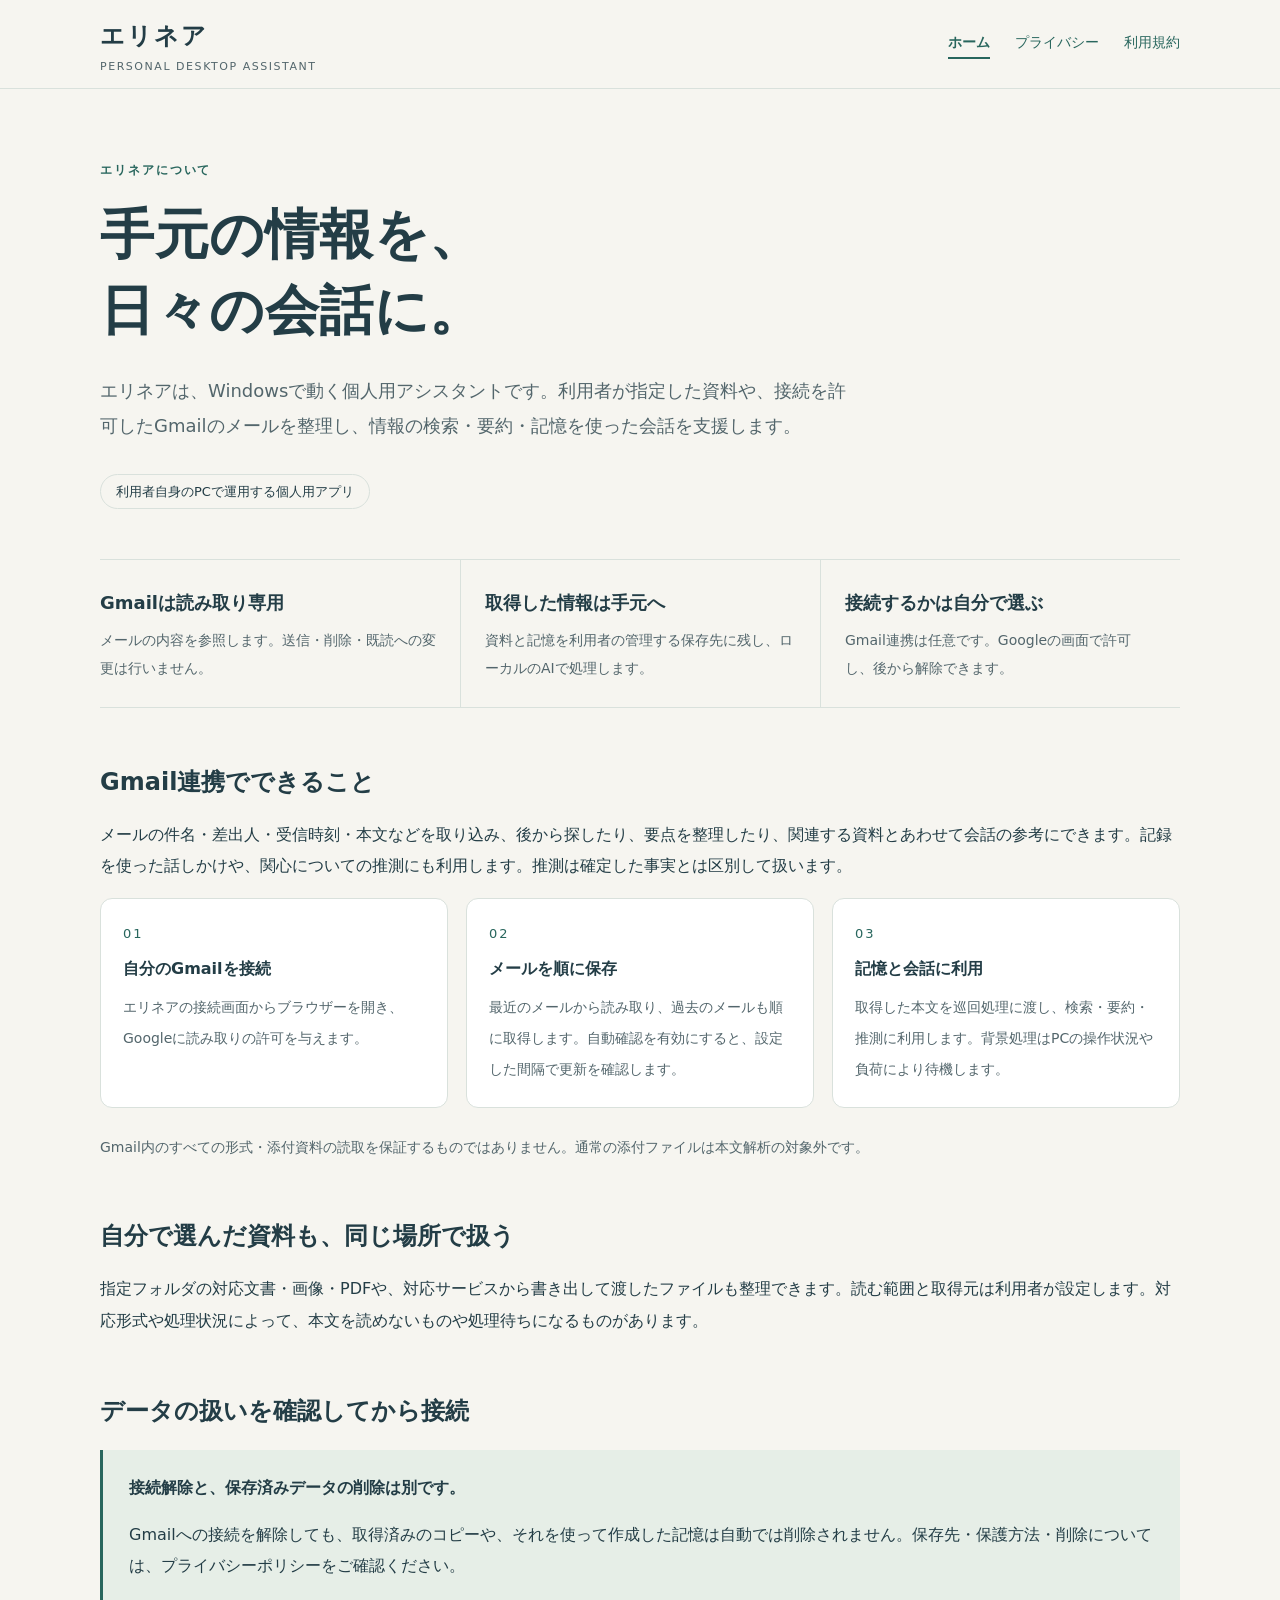
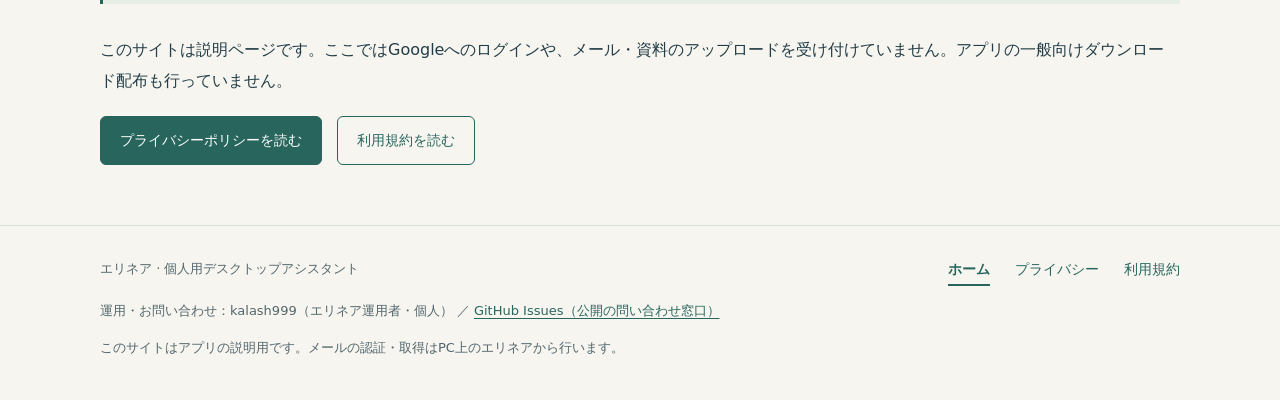
<file: docs/index.html>
<!doctype html>
<html lang="ja"><head><meta charset="utf-8"><meta name="viewport" content="width=device-width, initial-scale=1"><meta name="description" content="Windowsで動く個人用アシスタント、エリネア。Gmailの読み取り専用連携と、資料・記憶を使った会話の仕組みを説明します。"><meta name="referrer" content="strict-origin-when-cross-origin"><title>エリネアについて｜エリネア</title><link rel="stylesheet" href="styles.css"></head>
<body><a class="skip" href="#main">本文へ移動</a><header><div class="wrap head"><a class="brand" href="index.html">エリネア<small>PERSONAL DESKTOP ASSISTANT</small></a><nav aria-label="メインナビゲーション"><a href="index.html" aria-current="page">ホーム</a><a href="privacy.html">プライバシー</a><a href="terms.html">利用規約</a></nav></div></header>
<main id="main" class="wrap">
<div class="hero"><p class="eyebrow">エリネアについて</p><h1>手元の情報を、<br>日々の会話に。</h1><p class="lead">エリネアは、Windowsで動く個人用アシスタントです。利用者が指定した資料や、接続を許可したGmailのメールを整理し、情報の検索・要約・記憶を使った会話を支援します。</p><span class="badge">利用者自身のPCで運用する個人用アプリ</span></div>
<div class="facts"><div class="fact"><b>Gmailは読み取り専用</b><p>メールの内容を参照します。送信・削除・既読への変更は行いません。</p></div><div class="fact"><b>取得した情報は手元へ</b><p>資料と記憶を利用者の管理する保存先に残し、ローカルのAIで処理します。</p></div><div class="fact"><b>接続するかは自分で選ぶ</b><p>Gmail連携は任意です。Googleの画面で許可し、後から解除できます。</p></div></div>
<section class="section"><h2>Gmail連携でできること</h2><p>メールの件名・差出人・受信時刻・本文などを取り込み、後から探したり、要点を整理したり、関連する資料とあわせて会話の参考にできます。記録を使った話しかけや、関心についての推測にも利用します。推測は確定した事実とは区別して扱います。</p><ol class="flow"><li><b>自分のGmailを接続</b><span>エリネアの接続画面からブラウザーを開き、Googleに読み取りの許可を与えます。</span></li><li><b>メールを順に保存</b><span>最近のメールから読み取り、過去のメールも順に取得します。自動確認を有効にすると、設定した間隔で更新を確認します。</span></li><li><b>記憶と会話に利用</b><span>取得した本文を巡回処理に渡し、検索・要約・推測に利用します。背景処理はPCの操作状況や負荷により待機します。</span></li></ol><p class="small">Gmail内のすべての形式・添付資料の読取を保証するものではありません。通常の添付ファイルは本文解析の対象外です。</p></section>
<section class="section"><h2>自分で選んだ資料も、同じ場所で扱う</h2><p>指定フォルダの対応文書・画像・PDFや、対応サービスから書き出して渡したファイルも整理できます。読む範囲と取得元は利用者が設定します。対応形式や処理状況によって、本文を読めないものや処理待ちになるものがあります。</p></section>
<section class="section"><h2>データの扱いを確認してから接続</h2><div class="notice"><p><strong>接続解除と、保存済みデータの削除は別です。</strong></p><p>Gmailへの接続を解除しても、取得済みのコピーや、それを使って作成した記憶は自動では削除されません。保存先・保護方法・削除については、プライバシーポリシーをご確認ください。</p></div><p>このサイトは説明ページです。ここではGoogleへのログインや、メール・資料のアップロードを受け付けていません。アプリの一般向けダウンロード配布も行っていません。</p><div class="links"><a class="button primary" href="privacy.html">プライバシーポリシーを読む</a><a class="button" href="terms.html">利用規約を読む</a></div></section>
</main><footer><div class="wrap"><div class="footer-top"><span>エリネア · 個人用デスクトップアシスタント</span><nav aria-label="フッターナビゲーション"><a href="index.html" aria-current="page">ホーム</a><a href="privacy.html">プライバシー</a><a href="terms.html">利用規約</a></nav></div><p class="contact">運用・お問い合わせ：kalash999（エリネア運用者・個人） ／ <a href="https://github.com/kalash999/erinea/issues">GitHub Issues（公開の問い合わせ窓口）</a></p><p>このサイトはアプリの説明用です。メールの認証・取得はPC上のエリネアから行います。</p></div></footer></body></html>
</file>
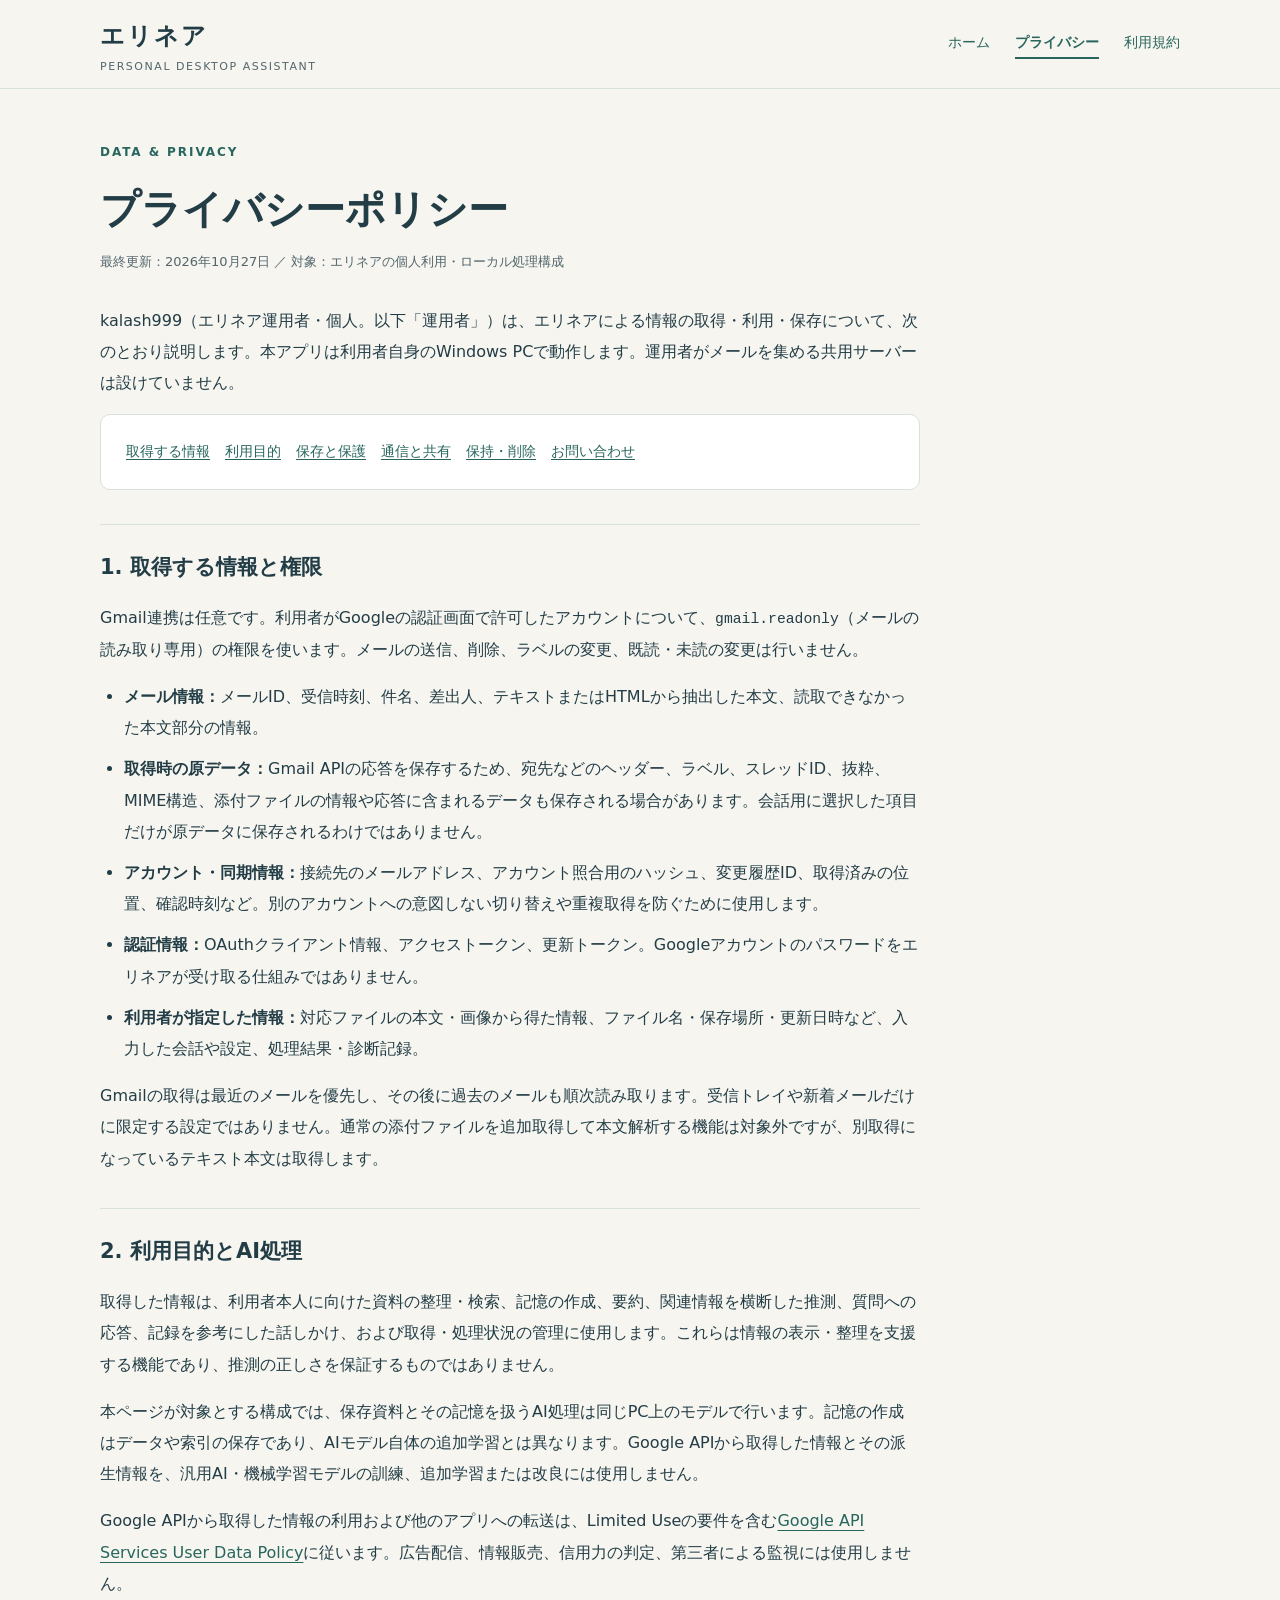
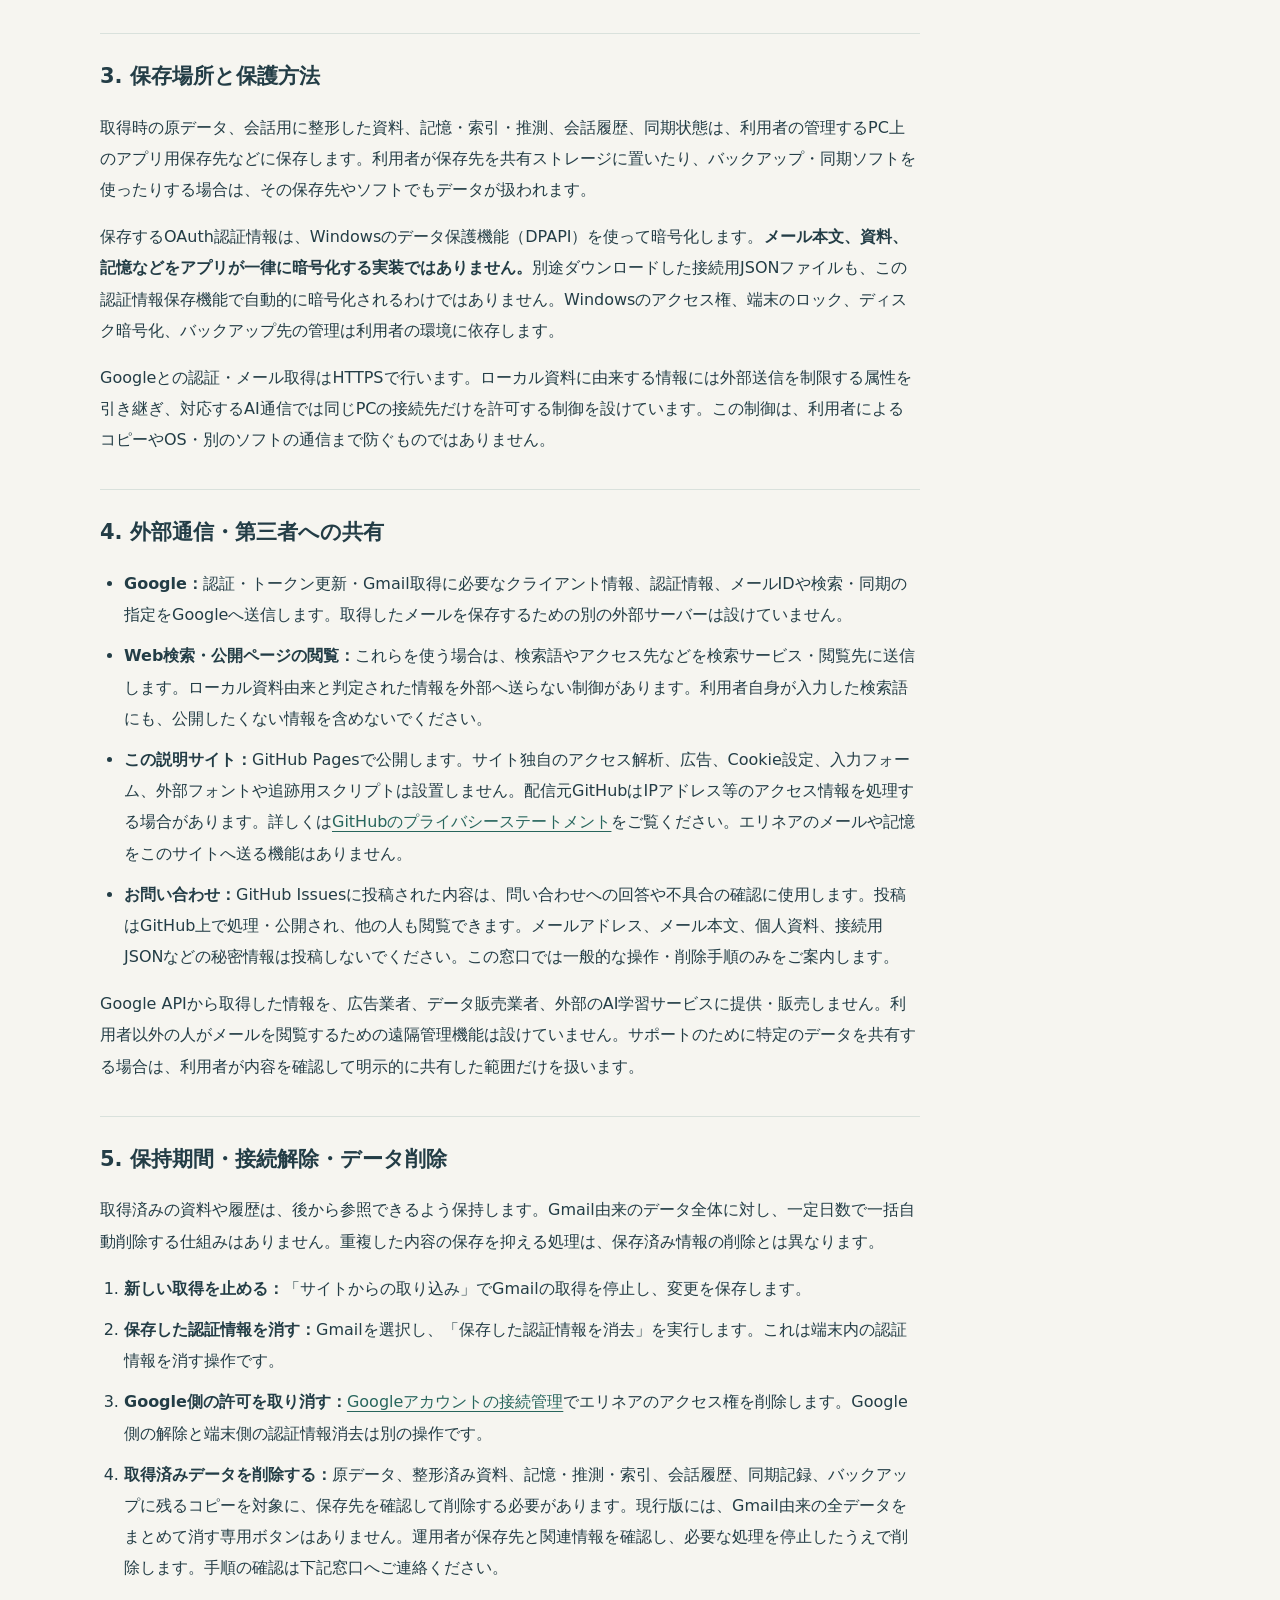
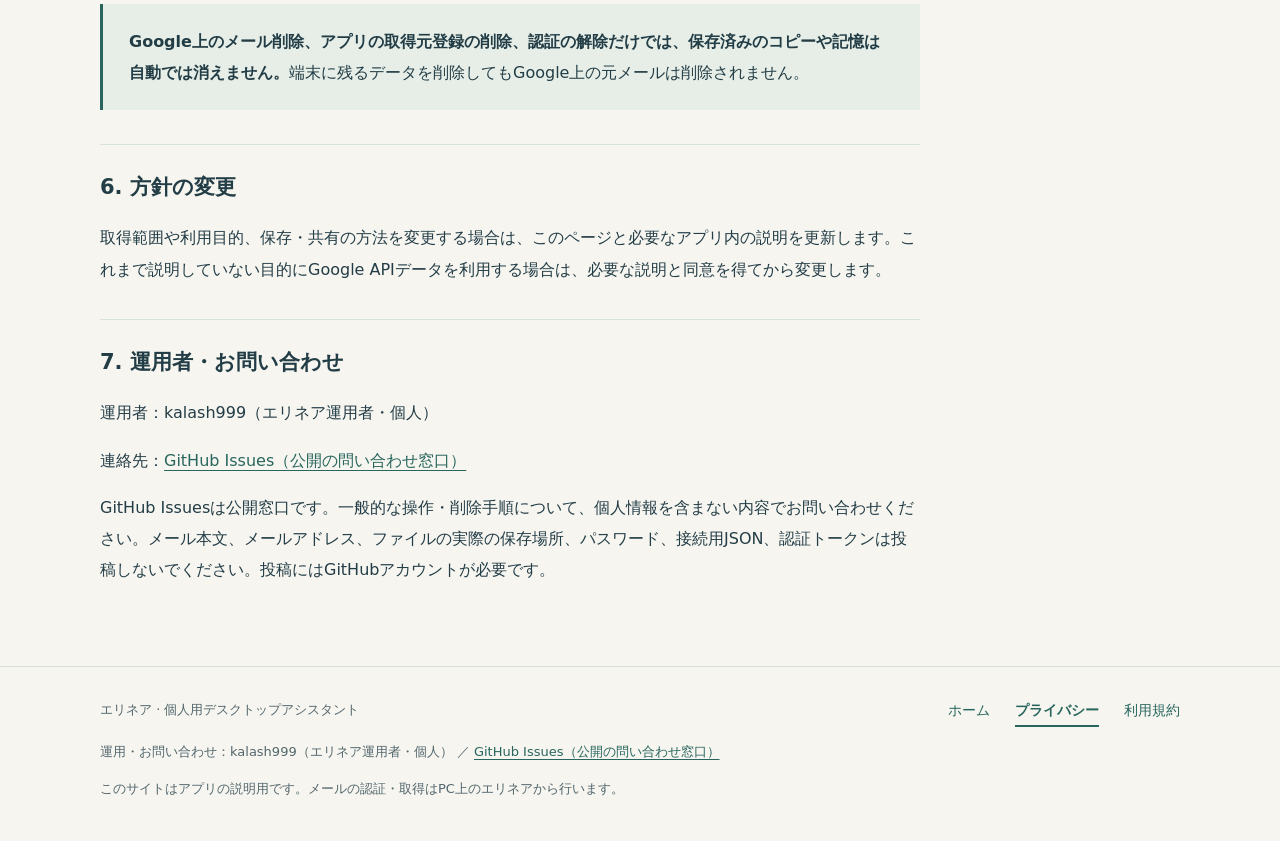
<file: docs/privacy.html>
<!doctype html>
<html lang="ja"><head><meta charset="utf-8"><meta name="viewport" content="width=device-width, initial-scale=1"><meta name="description" content="エリネアのGmail読み取り権限、取得・利用・保存・外部通信・認証解除・データ削除について説明します。"><meta name="referrer" content="strict-origin-when-cross-origin"><title>プライバシーポリシー｜エリネア</title><link rel="stylesheet" href="styles.css"></head>
<body><a class="skip" href="#main">本文へ移動</a><header><div class="wrap head"><a class="brand" href="index.html">エリネア<small>PERSONAL DESKTOP ASSISTANT</small></a><nav aria-label="メインナビゲーション"><a href="index.html">ホーム</a><a href="privacy.html" aria-current="page">プライバシー</a><a href="terms.html">利用規約</a></nav></div></header>
<main id="main" class="wrap">
<article class="doc"><p class="eyebrow">DATA &amp; PRIVACY</p><h1>プライバシーポリシー</h1><p class="meta">最終更新：2026年10月27日 ／ 対象：エリネアの個人利用・ローカル処理構成</p><p>kalash999（エリネア運用者・個人。以下「運用者」）は、エリネアによる情報の取得・利用・保存について、次のとおり説明します。本アプリは利用者自身のWindows PCで動作します。運用者がメールを集める共用サーバーは設けていません。</p><div class="toc" aria-label="目次"><a href="#access">取得する情報</a><a href="#use">利用目的</a><a href="#storage">保存と保護</a><a href="#sharing">通信と共有</a><a href="#delete">保持・削除</a><a href="#contact">お問い合わせ</a></div>
<section id="access"><h2>1. 取得する情報と権限</h2><p>Gmail連携は任意です。利用者がGoogleの認証画面で許可したアカウントについて、<code>gmail.readonly</code>（メールの読み取り専用）の権限を使います。メールの送信、削除、ラベルの変更、既読・未読の変更は行いません。</p><ul><li><strong>メール情報：</strong>メールID、受信時刻、件名、差出人、テキストまたはHTMLから抽出した本文、読取できなかった本文部分の情報。</li><li><strong>取得時の原データ：</strong>Gmail APIの応答を保存するため、宛先などのヘッダー、ラベル、スレッドID、抜粋、MIME構造、添付ファイルの情報や応答に含まれるデータも保存される場合があります。会話用に選択した項目だけが原データに保存されるわけではありません。</li><li><strong>アカウント・同期情報：</strong>接続先のメールアドレス、アカウント照合用のハッシュ、変更履歴ID、取得済みの位置、確認時刻など。別のアカウントへの意図しない切り替えや重複取得を防ぐために使用します。</li><li><strong>認証情報：</strong>OAuthクライアント情報、アクセストークン、更新トークン。Googleアカウントのパスワードをエリネアが受け取る仕組みではありません。</li><li><strong>利用者が指定した情報：</strong>対応ファイルの本文・画像から得た情報、ファイル名・保存場所・更新日時など、入力した会話や設定、処理結果・診断記録。</li></ul><p>Gmailの取得は最近のメールを優先し、その後に過去のメールも順次読み取ります。受信トレイや新着メールだけに限定する設定ではありません。通常の添付ファイルを追加取得して本文解析する機能は対象外ですが、別取得になっているテキスト本文は取得します。</p></section>
<section id="use"><h2>2. 利用目的とAI処理</h2><p>取得した情報は、利用者本人に向けた資料の整理・検索、記憶の作成、要約、関連情報を横断した推測、質問への応答、記録を参考にした話しかけ、および取得・処理状況の管理に使用します。これらは情報の表示・整理を支援する機能であり、推測の正しさを保証するものではありません。</p><p>本ページが対象とする構成では、保存資料とその記憶を扱うAI処理は同じPC上のモデルで行います。記憶の作成はデータや索引の保存であり、AIモデル自体の追加学習とは異なります。Google APIから取得した情報とその派生情報を、汎用AI・機械学習モデルの訓練、追加学習または改良には使用しません。</p><p>Google APIから取得した情報の利用および他のアプリへの転送は、Limited Useの要件を含む<a href="https://developers.google.com/terms/api-services-user-data-policy">Google API Services User Data Policy</a>に従います。広告配信、情報販売、信用力の判定、第三者による監視には使用しません。</p></section>
<section id="storage"><h2>3. 保存場所と保護方法</h2><p>取得時の原データ、会話用に整形した資料、記憶・索引・推測、会話履歴、同期状態は、利用者の管理するPC上のアプリ用保存先などに保存します。利用者が保存先を共有ストレージに置いたり、バックアップ・同期ソフトを使ったりする場合は、その保存先やソフトでもデータが扱われます。</p><p>保存するOAuth認証情報は、Windowsのデータ保護機能（DPAPI）を使って暗号化します。<strong>メール本文、資料、記憶などをアプリが一律に暗号化する実装ではありません。</strong>別途ダウンロードした接続用JSONファイルも、この認証情報保存機能で自動的に暗号化されるわけではありません。Windowsのアクセス権、端末のロック、ディスク暗号化、バックアップ先の管理は利用者の環境に依存します。</p><p>Googleとの認証・メール取得はHTTPSで行います。ローカル資料に由来する情報には外部送信を制限する属性を引き継ぎ、対応するAI通信では同じPCの接続先だけを許可する制御を設けています。この制御は、利用者によるコピーやOS・別のソフトの通信まで防ぐものではありません。</p></section>
<section id="sharing"><h2>4. 外部通信・第三者への共有</h2><ul><li><strong>Google：</strong>認証・トークン更新・Gmail取得に必要なクライアント情報、認証情報、メールIDや検索・同期の指定をGoogleへ送信します。取得したメールを保存するための別の外部サーバーは設けていません。</li><li><strong>Web検索・公開ページの閲覧：</strong>これらを使う場合は、検索語やアクセス先などを検索サービス・閲覧先に送信します。ローカル資料由来と判定された情報を外部へ送らない制御があります。利用者自身が入力した検索語にも、公開したくない情報を含めないでください。</li><li><strong>この説明サイト：</strong>GitHub Pagesで公開します。サイト独自のアクセス解析、広告、Cookie設定、入力フォーム、外部フォントや追跡用スクリプトは設置しません。配信元GitHubはIPアドレス等のアクセス情報を処理する場合があります。詳しくは<a href="https://docs.github.com/en/site-policy/privacy-policies/github-general-privacy-statement">GitHubのプライバシーステートメント</a>をご覧ください。エリネアのメールや記憶をこのサイトへ送る機能はありません。</li><li><strong>お問い合わせ：</strong>GitHub Issuesに投稿された内容は、問い合わせへの回答や不具合の確認に使用します。投稿はGitHub上で処理・公開され、他の人も閲覧できます。メールアドレス、メール本文、個人資料、接続用JSONなどの秘密情報は投稿しないでください。この窓口では一般的な操作・削除手順のみをご案内します。</li></ul><p>Google APIから取得した情報を、広告業者、データ販売業者、外部のAI学習サービスに提供・販売しません。利用者以外の人がメールを閲覧するための遠隔管理機能は設けていません。サポートのために特定のデータを共有する場合は、利用者が内容を確認して明示的に共有した範囲だけを扱います。</p></section>
<section id="delete"><h2>5. 保持期間・接続解除・データ削除</h2><p>取得済みの資料や履歴は、後から参照できるよう保持します。Gmail由来のデータ全体に対し、一定日数で一括自動削除する仕組みはありません。重複した内容の保存を抑える処理は、保存済み情報の削除とは異なります。</p><ol><li><strong>新しい取得を止める：</strong>「サイトからの取り込み」でGmailの取得を停止し、変更を保存します。</li><li><strong>保存した認証情報を消す：</strong>Gmailを選択し、「保存した認証情報を消去」を実行します。これは端末内の認証情報を消す操作です。</li><li><strong>Google側の許可を取り消す：</strong><a href="https://myaccount.google.com/connections">Googleアカウントの接続管理</a>でエリネアのアクセス権を削除します。Google側の解除と端末側の認証情報消去は別の操作です。</li><li><strong>取得済みデータを削除する：</strong>原データ、整形済み資料、記憶・推測・索引、会話履歴、同期記録、バックアップに残るコピーを対象に、保存先を確認して削除する必要があります。現行版には、Gmail由来の全データをまとめて消す専用ボタンはありません。運用者が保存先と関連情報を確認し、必要な処理を停止したうえで削除します。手順の確認は下記窓口へご連絡ください。</li></ol><div class="notice"><p><strong>Google上のメール削除、アプリの取得元登録の削除、認証の解除だけでは、保存済みのコピーや記憶は自動では消えません。</strong>端末に残るデータを削除してもGoogle上の元メールは削除されません。</p></div></section>
<section><h2>6. 方針の変更</h2><p>取得範囲や利用目的、保存・共有の方法を変更する場合は、このページと必要なアプリ内の説明を更新します。これまで説明していない目的にGoogle APIデータを利用する場合は、必要な説明と同意を得てから変更します。</p></section>
<section id="contact"><h2>7. 運用者・お問い合わせ</h2><p>運用者：kalash999（エリネア運用者・個人）</p><p class="contact">連絡先：<a href="https://github.com/kalash999/erinea/issues">GitHub Issues（公開の問い合わせ窓口）</a></p><p>GitHub Issuesは公開窓口です。一般的な操作・削除手順について、個人情報を含まない内容でお問い合わせください。メール本文、メールアドレス、ファイルの実際の保存場所、パスワード、接続用JSON、認証トークンは投稿しないでください。投稿にはGitHubアカウントが必要です。</p></section></article>
</main><footer><div class="wrap"><div class="footer-top"><span>エリネア · 個人用デスクトップアシスタント</span><nav aria-label="フッターナビゲーション"><a href="index.html">ホーム</a><a href="privacy.html" aria-current="page">プライバシー</a><a href="terms.html">利用規約</a></nav></div><p class="contact">運用・お問い合わせ：kalash999（エリネア運用者・個人） ／ <a href="https://github.com/kalash999/erinea/issues">GitHub Issues（公開の問い合わせ窓口）</a></p><p>このサイトはアプリの説明用です。メールの認証・取得はPC上のエリネアから行います。</p></div></footer></body></html>
</file>
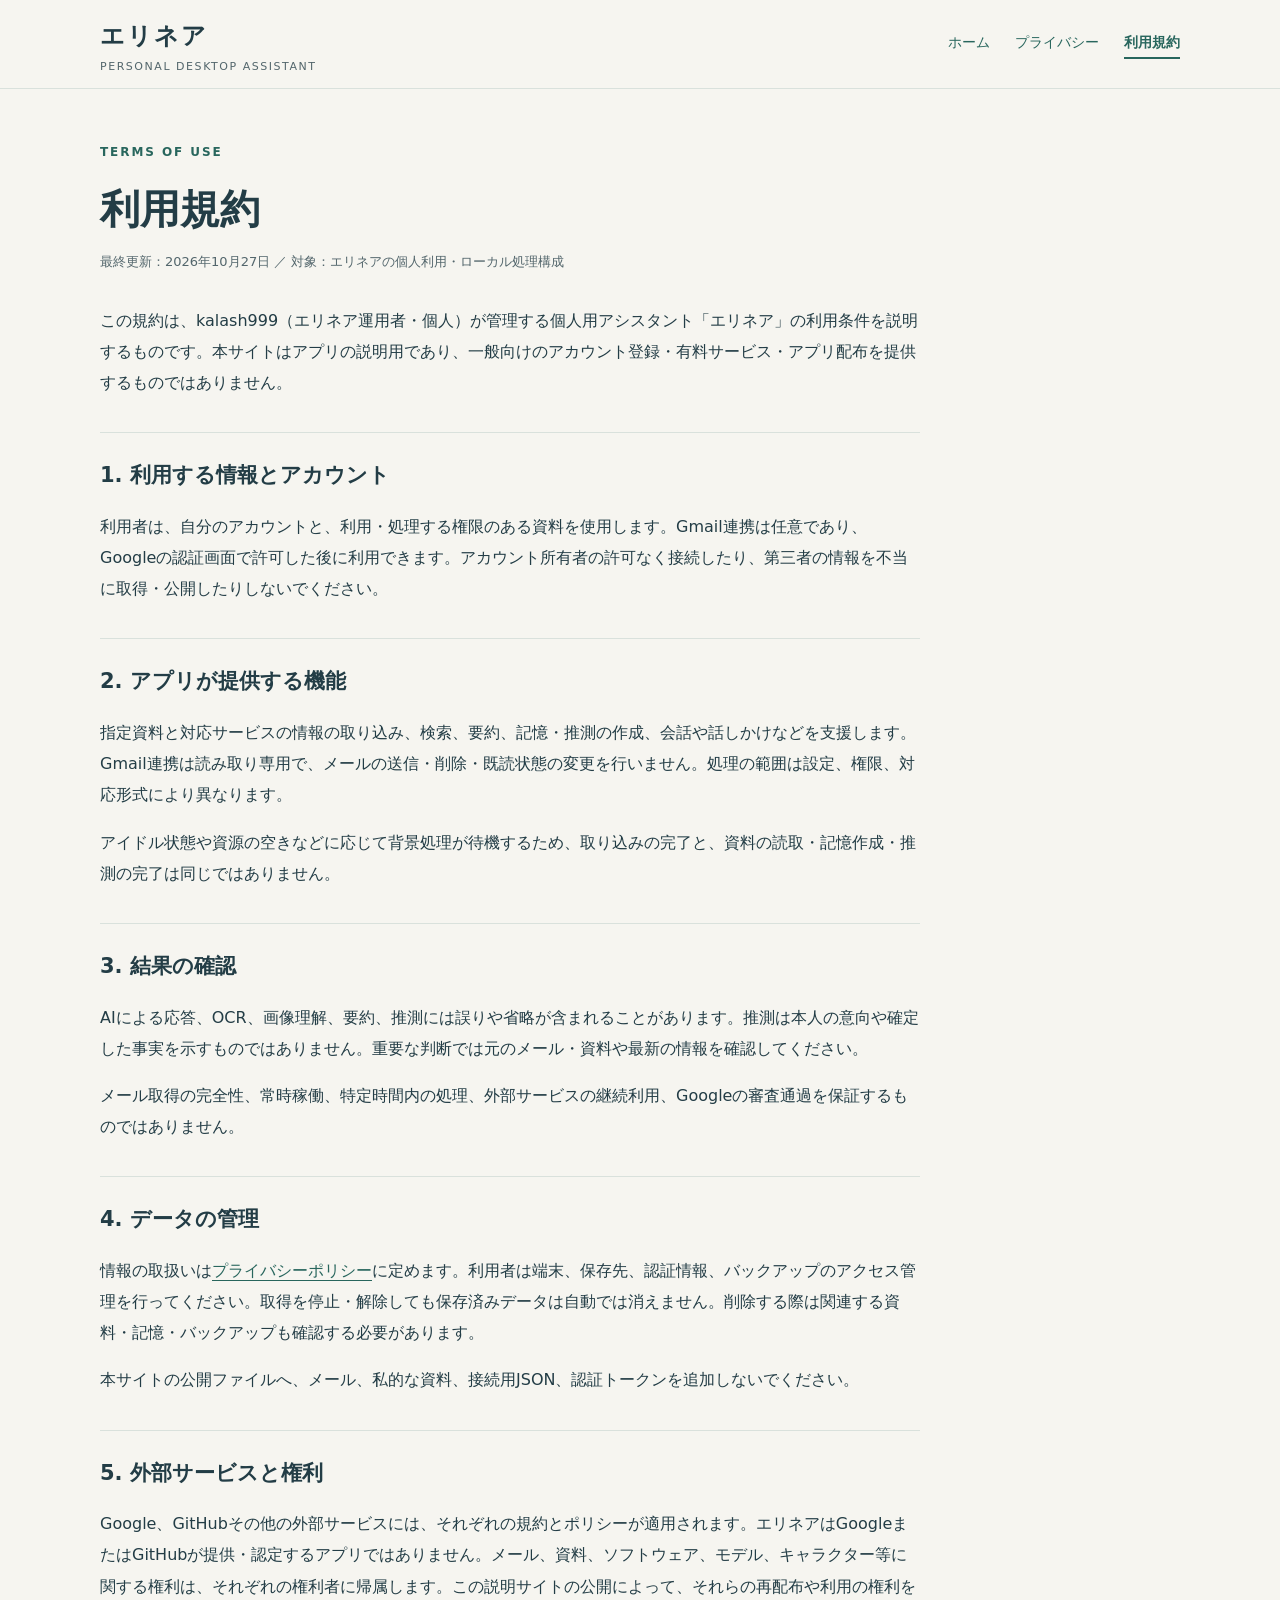
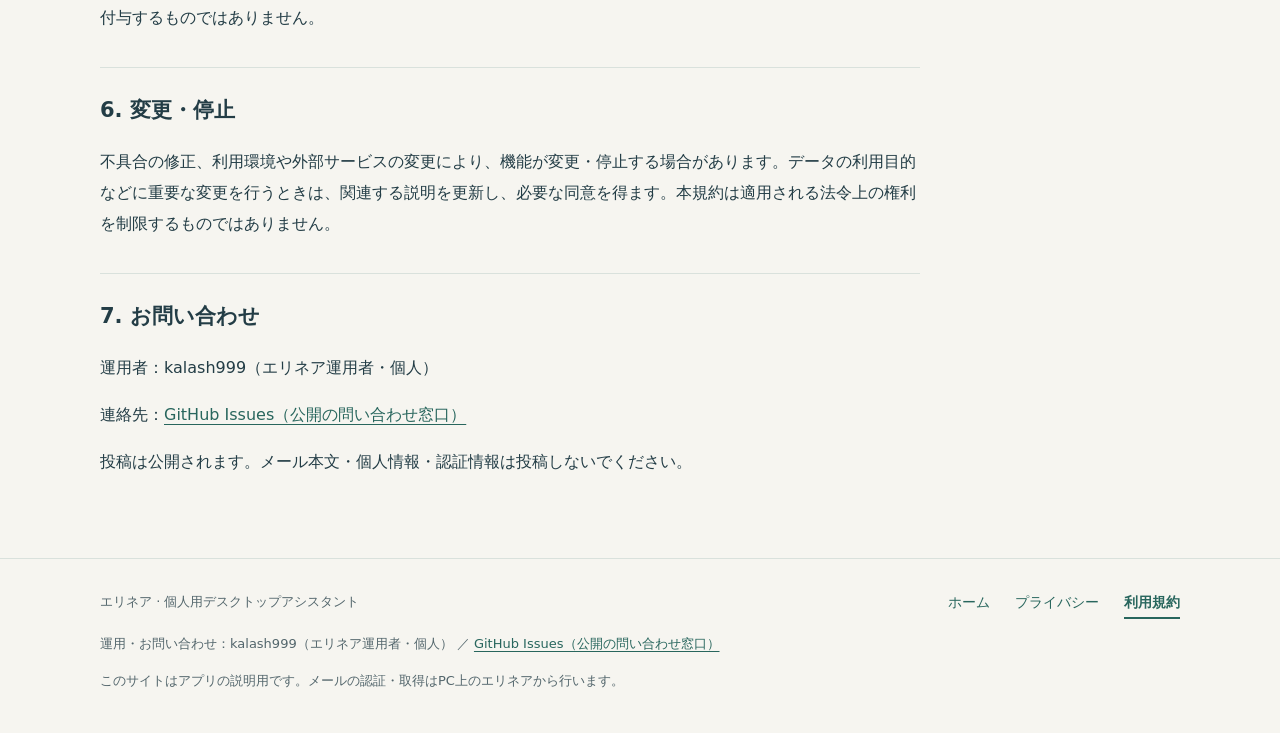
<file: docs/terms.html>
<!doctype html>
<html lang="ja"><head><meta charset="utf-8"><meta name="viewport" content="width=device-width, initial-scale=1"><meta name="description" content="エリネアの個人利用、Gmail連携、AI結果の確認、データ管理、外部サービスに関する利用条件。"><meta name="referrer" content="strict-origin-when-cross-origin"><title>利用規約｜エリネア</title><link rel="stylesheet" href="styles.css"></head>
<body><a class="skip" href="#main">本文へ移動</a><header><div class="wrap head"><a class="brand" href="index.html">エリネア<small>PERSONAL DESKTOP ASSISTANT</small></a><nav aria-label="メインナビゲーション"><a href="index.html">ホーム</a><a href="privacy.html">プライバシー</a><a href="terms.html" aria-current="page">利用規約</a></nav></div></header>
<main id="main" class="wrap">
<article class="doc"><p class="eyebrow">TERMS OF USE</p><h1>利用規約</h1><p class="meta">最終更新：2026年10月27日 ／ 対象：エリネアの個人利用・ローカル処理構成</p><p>この規約は、kalash999（エリネア運用者・個人）が管理する個人用アシスタント「エリネア」の利用条件を説明するものです。本サイトはアプリの説明用であり、一般向けのアカウント登録・有料サービス・アプリ配布を提供するものではありません。</p>
<section><h2>1. 利用する情報とアカウント</h2><p>利用者は、自分のアカウントと、利用・処理する権限のある資料を使用します。Gmail連携は任意であり、Googleの認証画面で許可した後に利用できます。アカウント所有者の許可なく接続したり、第三者の情報を不当に取得・公開したりしないでください。</p></section>
<section><h2>2. アプリが提供する機能</h2><p>指定資料と対応サービスの情報の取り込み、検索、要約、記憶・推測の作成、会話や話しかけなどを支援します。Gmail連携は読み取り専用で、メールの送信・削除・既読状態の変更を行いません。処理の範囲は設定、権限、対応形式により異なります。</p><p>アイドル状態や資源の空きなどに応じて背景処理が待機するため、取り込みの完了と、資料の読取・記憶作成・推測の完了は同じではありません。</p></section>
<section><h2>3. 結果の確認</h2><p>AIによる応答、OCR、画像理解、要約、推測には誤りや省略が含まれることがあります。推測は本人の意向や確定した事実を示すものではありません。重要な判断では元のメール・資料や最新の情報を確認してください。</p><p>メール取得の完全性、常時稼働、特定時間内の処理、外部サービスの継続利用、Googleの審査通過を保証するものではありません。</p></section>
<section><h2>4. データの管理</h2><p>情報の取扱いは<a href="privacy.html">プライバシーポリシー</a>に定めます。利用者は端末、保存先、認証情報、バックアップのアクセス管理を行ってください。取得を停止・解除しても保存済みデータは自動では消えません。削除する際は関連する資料・記憶・バックアップも確認する必要があります。</p><p>本サイトの公開ファイルへ、メール、私的な資料、接続用JSON、認証トークンを追加しないでください。</p></section>
<section><h2>5. 外部サービスと権利</h2><p>Google、GitHubその他の外部サービスには、それぞれの規約とポリシーが適用されます。エリネアはGoogleまたはGitHubが提供・認定するアプリではありません。メール、資料、ソフトウェア、モデル、キャラクター等に関する権利は、それぞれの権利者に帰属します。この説明サイトの公開によって、それらの再配布や利用の権利を付与するものではありません。</p></section>
<section><h2>6. 変更・停止</h2><p>不具合の修正、利用環境や外部サービスの変更により、機能が変更・停止する場合があります。データの利用目的などに重要な変更を行うときは、関連する説明を更新し、必要な同意を得ます。本規約は適用される法令上の権利を制限するものではありません。</p></section>
<section><h2>7. お問い合わせ</h2><p>運用者：kalash999（エリネア運用者・個人）</p><p class="contact">連絡先：<a href="https://github.com/kalash999/erinea/issues">GitHub Issues（公開の問い合わせ窓口）</a></p><p>投稿は公開されます。メール本文・個人情報・認証情報は投稿しないでください。</p></section></article>
</main><footer><div class="wrap"><div class="footer-top"><span>エリネア · 個人用デスクトップアシスタント</span><nav aria-label="フッターナビゲーション"><a href="index.html">ホーム</a><a href="privacy.html">プライバシー</a><a href="terms.html" aria-current="page">利用規約</a></nav></div><p class="contact">運用・お問い合わせ：kalash999（エリネア運用者・個人） ／ <a href="https://github.com/kalash999/erinea/issues">GitHub Issues（公開の問い合わせ窓口）</a></p><p>このサイトはアプリの説明用です。メールの認証・取得はPC上のエリネアから行います。</p></div></footer></body></html>
</file>
<file: docs/styles.css>
:root{color-scheme:light;--ink:#233d46;--muted:#53666c;--paper:#f6f5f0;--line:#d9e1dc;--accent:#28665d;--wash:#e6eee7}
*{box-sizing:border-box}html{scroll-behavior:smooth}body{margin:0;background:var(--paper);color:var(--ink);font-family:"Yu Gothic UI","Meiryo",system-ui,sans-serif;line-height:1.95;font-size:16px}a{color:var(--accent);text-underline-offset:.24em}a:hover{text-decoration-thickness:2px}a:focus-visible{outline:3px solid #b76829;outline-offset:5px}.wrap{width:min(1080px,calc(100% - 48px));margin:auto}.skip{position:absolute;top:-70px;left:20px;padding:10px;background:white;z-index:5}.skip:focus{top:10px}header{border-bottom:1px solid var(--line)}.head{min-height:88px;display:flex;align-items:center;justify-content:space-between;gap:24px}.brand{text-decoration:none;color:var(--ink);font-weight:700;font-size:24px;letter-spacing:.08em}.brand small{font-weight:400;font-size:11px;letter-spacing:.14em;display:block;line-height:1.3;color:var(--muted)}nav{display:flex;gap:25px;flex-wrap:wrap}nav a{font-size:14px;text-decoration:none}nav a[aria-current=page]{border-bottom:2px solid var(--accent);font-weight:700}.eyebrow{font-size:12px;font-weight:700;letter-spacing:.16em;color:var(--accent);margin:0 0 15px}.hero{padding:70px 0 50px}.hero h1{font-size:clamp(32px,5vw,54px);line-height:1.4;letter-spacing:.01em;margin:0 0 24px;font-weight:600}.lead{font-size:18px;max-width:760px;color:var(--muted)}.badge{display:inline-block;border:1px solid var(--line);border-radius:40px;padding:4px 15px;margin-top:15px;font-size:13px}.facts{display:grid;grid-template-columns:repeat(3,1fr);gap:0;margin-bottom:55px;border-block:1px solid var(--line)}.fact{padding:25px 24px}.fact:first-child{padding-left:0}.fact+.fact{border-left:1px solid var(--line)}.fact b{display:block;font-size:18px}.fact p{font-size:14px;margin:7px 0 0;color:var(--muted)}.section{padding:0 0 40px}h2{font-size:24px;line-height:1.6;margin:0 0 18px;font-weight:600}h3{font-size:18px;margin:25px 0 10px}p{margin:0 0 16px}ul,ol{padding-left:1.5em}li{margin-bottom:10px}.flow{list-style:none;display:grid;grid-template-columns:repeat(3,1fr);gap:18px;padding:0;counter-reset:flow}.flow li{padding:22px;background:#fff;border:1px solid var(--line);border-radius:12px;counter-increment:flow}.flow li:before{content:"0" counter(flow);font-size:13px;letter-spacing:.15em;color:var(--accent);display:block}.flow b{display:block;margin:7px 0}.flow span{font-size:14px;color:var(--muted)}.notice{border-left:3px solid var(--accent);padding:22px 26px;background:var(--wash);margin:20px 0 30px}.notice p:last-child{margin-bottom:0}.links{display:flex;flex-wrap:wrap;gap:15px;margin:20px 0}.button{padding:10px 19px;border:1px solid var(--accent);border-radius:6px;text-decoration:none;font-size:14px}.button.primary{background:var(--accent);color:white}.doc{max-width:820px;padding:52px 0 65px}.doc h1{font-size:clamp(29px,5vw,40px);margin:0 0 10px;line-height:1.5}.meta{color:var(--muted);font-size:13px;margin-bottom:30px}.doc section{margin-top:34px;border-top:1px solid var(--line);padding-top:26px}.doc h2{font-size:21px}.toc{padding:19px 25px;background:#fff;border:1px solid var(--line);border-radius:10px}.toc a{display:inline-block;margin:4px 15px 4px 0;font-size:14px}.contact{overflow-wrap:anywhere}.pending{color:#8b400d;background:#fff0d9;padding:3px 5px;font-size:14px}code{font-family:ui-monospace,monospace;overflow-wrap:anywhere;font-size:.92em}footer{border-top:1px solid var(--line);padding:30px 0 40px;color:var(--muted);font-size:13px}footer .footer-top{display:flex;justify-content:space-between;gap:20px;flex-wrap:wrap}footer p{margin:12px 0 0}.small{font-size:14px;color:var(--muted)}@media(max-width:650px){.wrap{width:calc(100% - 36px)}.head{align-items:flex-start;flex-direction:column;padding:20px 0;gap:16px}nav{gap:16px}.hero{padding:40px 0 30px}.lead{font-size:16px}.facts,.flow{grid-template-columns:1fr}.fact,.fact:first-child{padding:18px 0}.fact+.fact{border-left:0;border-top:1px solid var(--line)}.facts{margin-bottom:35px}.doc{padding-top:35px}.notice{padding:17px 18px}h2{font-size:22px}}@media(prefers-reduced-motion:reduce){html{scroll-behavior:auto}}@media print{body{background:white}.wrap{width:100%}.skip,nav,.toc{display:none}.doc{max-width:none}a{color:inherit}.hero{padding:20px 0}section{break-inside:avoid}}
</file>
